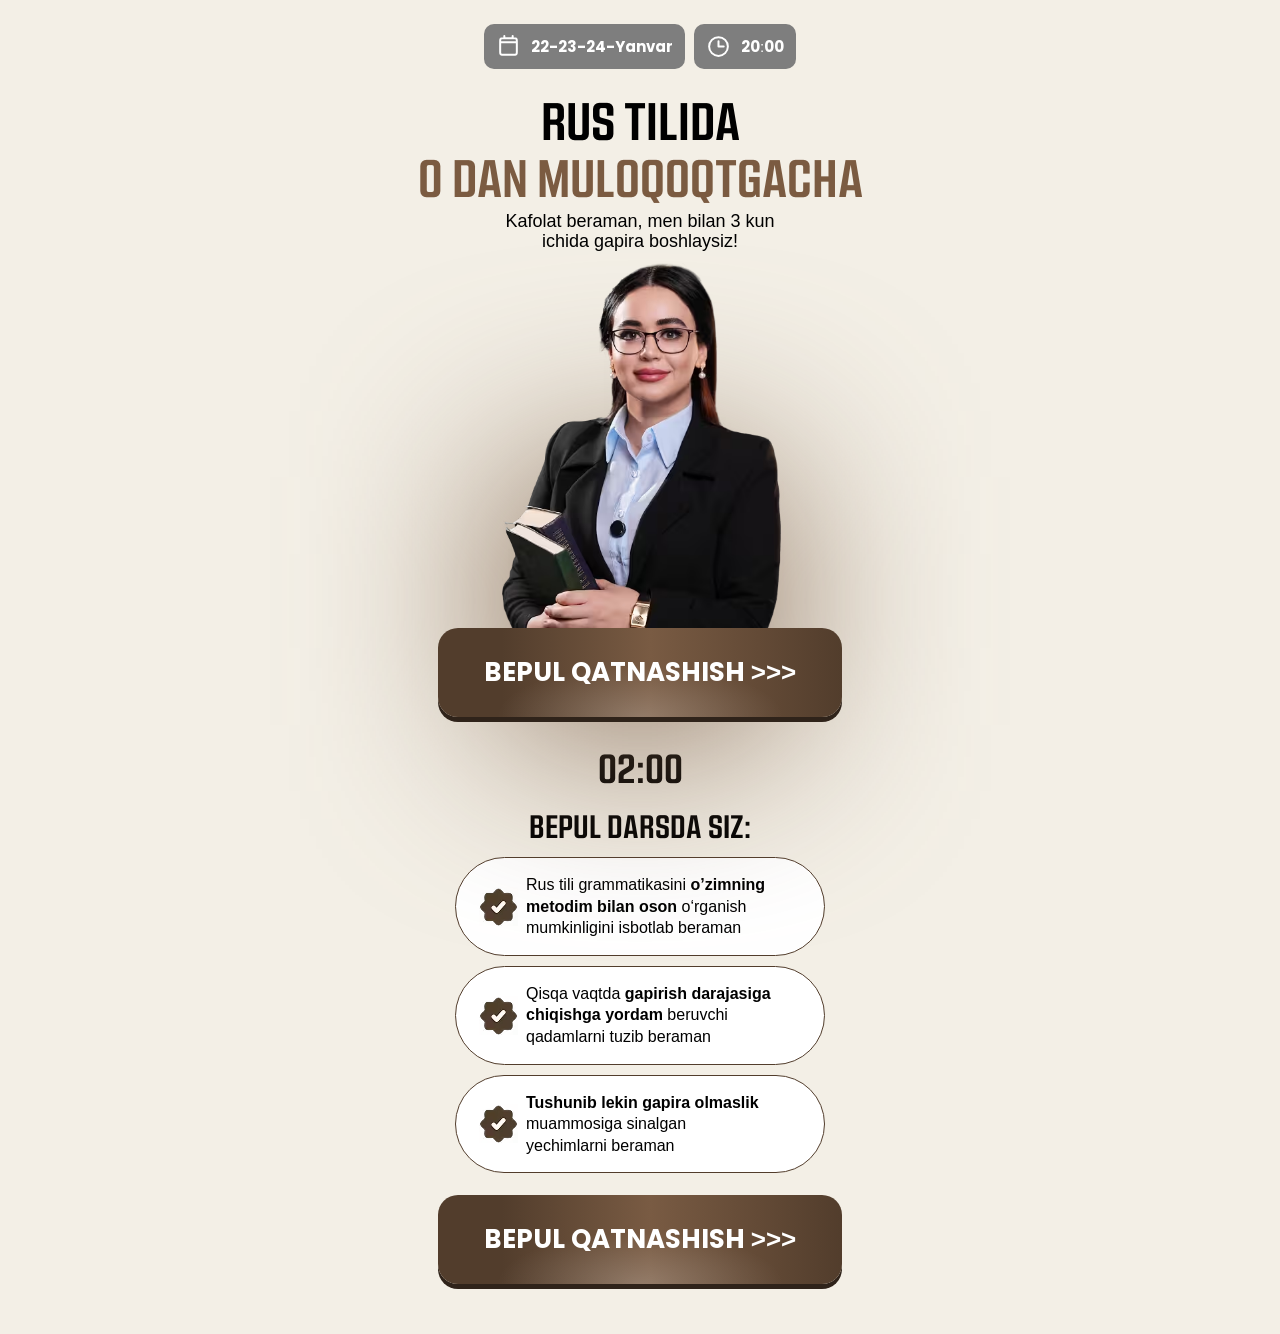
<file: index.html>
<!DOCTYPE html>
<html lang="uz">

<head>
    <meta charset="UTF-8" />
    <meta name="viewport" content="width=device-width, initial-scale=1.0">
    <title>22-23-24-Yanvar 20:00</title>
    <style>
* {margin: 0;padding: 0;box-sizing: border-box }body {font-family: sans-serif;min-height: 100vh;background: #F3EFE6;color: #000 }.container {max-width: 490px;width: 100%;margin-left: auto;margin-right: auto;padding-left: 10px;padding-right: 10px;padding-bottom: 50px }.mobile-event-container {max-width: 490px;width: 100%;padding-top: 24px;gap: 9px;display: flex;align-items: center;margin: 0 auto 22px;justify-content: center }.mobile-event-info {display: flex;align-items: center;gap: 10px;background: #7E7E7E;border-radius: 10px;padding: 10px 12px }.mobile-event-date {color: #fff;font-family: Poppins, sans-serif;line-height: 20px;font-size: 15px }.mobile-main-title {font-family: Kuunari, sans-serif;font-weight: 900;text-transform: uppercase;font-size: clamp(34px, 10.5vw, 52px);margin: 0 auto 7px;line-height: 110%;text-align: center }.mobile-main-title span {color: #7B5B41 }.mobile-main-text {font-family: Inter, sans-serif;font-weight: 500;font-size: clamp(15px, 4.5vw, 18px);line-height: 110%;text-align: center;margin-bottom: 5px }.mobile-content-img {position: relative;display: flex;flex-direction: column;margin: auto }.mobile-hero-image {width: 100%;object-fit: contain;margin: 0 auto;position: relative;z-index: 2;height: auto;max-width: clamp(250px, 75vw, 287px);margin-bottom: -28px;}.mobile-cta-button {font-family: Poppins, sans-serif;padding: 25px 20px;background: radial-gradient(35.48% 57.87% at 50% 100%, rgba(255, 255, 255, .2) 0%, rgba(255, 255, 255, 0) 100%), linear-gradient(90deg, #523D2C 15.87%, #795B43 52.4%, #523D2C 100%);box-shadow: 0px 5px 0px 0px #2F231A;font-size: 26px;font-weight: 700;color: #fff;position: relative;z-index: 10;border: none;border-radius: 20px;width: 100%;max-width: 404px;margin: auto;display: flex;align-items: center;justify-content: center;text-transform: uppercase;cursor: pointer }.gradient {background-color: #795B43;width: 261px;height: 248px;filter: blur(100px);position: absolute;left: 50%;transform: translateX(-50%);top: 53%;}.timer__box {font-family: Kuunari, sans-serif;font-weight: 700;font-size: 40px;line-height: 135%;margin-bottom: 10px;margin-left: auto;margin-right: auto;display: flex;justify-content: center;padding-top: 23px }@media (max-width:500px) {.mobile-event-container {transform: scale(.9);margin-bottom: 10px;padding-top: 15px;}.mobile-cta-button {font-size: 23px }}@media (max-width:350px) {.mobile-event-container {transform: scale(.8);margin-bottom: 5px }.mobile-cta-button {max-width: 300px;font-size: 22px }.mobile-event-date {font-size: 14px;}}
    </style>
    <link rel="stylesheet" href="./css/main.css" media="print" onload="this.media='all'" />
    <noscript>
        <link rel="stylesheet" href="./css/main.css" />
    </noscript>
</head>

<body>

    <main>
        <div class="container">
            <div class="mobile-event-container">
                <div class="mobile-event-info">
                    <svg width="25" height="25" viewBox="0 0 25 25" fill="none" xmlns="http://www.w3.org/2000/svg">
                        <g clip-path="url(#clip0_9651_600)">
                            <path
                                d="M4.16663 8.33331H20.8333M4.16663 8.33331V17.5002C4.16663 18.667 4.16663 19.25 4.3937 19.6957C4.59343 20.0877 4.91191 20.4067 5.30391 20.6065C5.74913 20.8333 6.33224 20.8333 7.49674 20.8333H17.5032C18.6677 20.8333 19.2499 20.8333 19.6952 20.6065C20.0872 20.4067 20.4067 20.0877 20.6064 19.6957C20.8333 19.2505 20.8333 18.6682 20.8333 17.5037V8.33331M4.16663 8.33331V7.50018C4.16663 6.33341 4.16663 5.74958 4.3937 5.30393C4.59343 4.91193 4.91191 4.59345 5.30391 4.39372C5.74956 4.16665 6.33339 4.16665 7.50016 4.16665H8.33329M20.8333 8.33331V7.49676C20.8333 6.33226 20.8333 5.74915 20.6064 5.30393C20.4067 4.91193 20.0872 4.59345 19.6952 4.39372C19.2495 4.16665 18.6669 4.16665 17.5002 4.16665H16.6666M16.6666 2.08331V4.16665M16.6666 4.16665H8.33329M8.33329 2.08331V4.16665"
                                stroke="white" stroke-width="2" stroke-linecap="round" stroke-linejoin="round" />
                        </g>
                        <defs>
                            <clipPath id="clip0_9651_600">
                                <rect width="25" height="25" fill="white" />
                            </clipPath>
                        </defs>
                    </svg>

                    <p class="mobile-event-date">22-23-24-Yanvar</p>
                </div>
                <div class="mobile-event-info">
                    <svg width="25" height="25" viewBox="0 0 25 25" fill="none" xmlns="http://www.w3.org/2000/svg">
                        <path
                            d="M12.5 7.29167V12.5H17.7083M12.5 21.875C7.32233 21.875 3.125 17.6777 3.125 12.5C3.125 7.32233 7.32233 3.125 12.5 3.125C17.6777 3.125 21.875 7.32233 21.875 12.5C21.875 17.6777 17.6777 21.875 12.5 21.875Z"
                            stroke="white" stroke-width="2" stroke-linecap="round" stroke-linejoin="round" />
                    </svg>

                    <p class="mobile-event-date">20:00</p>
                </div>
            </div>

            <h1 class="mobile-main-title">
                rus tilida <br>
                <span>0 dan muloqoqtgacha</span> 
            </h1>
            <p class="mobile-main-text">Kafolat beraman, men bilan 3 kun <br> ichida gapira boshlaysiz!</p>

            <div class="mobile-content-img">
                <img src="./images/speaker.avif" alt="Speaker" decoding="async" loading="lazy" class="mobile-hero-image"
                    width="287" height="399">
            </div>
            <div class="gradient"></div>
            <div class="mobile-content-box">
                <button class="mobile-cta-button registerBtn">BEPUL QATNASHISH >>> </button>
            </div>
            <div class="timer__box" id="timer">02:00</div>

            <h2 class="description__title">Bepul darsda siz:</h2>
            <ul class="description__row">
                <li class="description__col">
                    <img src="./images/verfiy.avif" width="39" height="39" loading="lazy" decoding="async" alt="verfiy">
                    <p class="description__col-text">
                        Rus tili grammatikasini <span>o’zimning <br> metodim bilan oson</span> o‘rganish <br> mumkinligini isbotlab beraman
                    </p>
                </li>
                <li class="description__col">
                    <img src="./images/verfiy.avif" width="39" height="39" loading="lazy" decoding="async" alt="verfiy">
                    <p class="description__col-text">
                        Qisqa vaqtda <span>gapirish darajasiga <br> chiqishga yordam</span> beruvchi <br> 
                        qadamlarni tuzib  beraman
                    </p>
                </li>
                <li class="description__col">
                    <img src="./images/verfiy.avif" width="39" height="39" loading="lazy" decoding="async" alt="verfiy">
                    <p class="description__col-text">
                        <span>Tushunib lekin gapira olmaslik</span> <br> muammosiga sinalgan <br> yechimlarni beraman
                    </p>
                </li>
            </ul>
            <button class="mobile-cta-button registerBtn">BEPUL QATNASHISH >>> </button>
        </div>
    </main>

    <!-- Modal -->
    <div id="registrationModal" class="homeModal" style="display: none">
        <div class="homeModalOverlay"></div>
        <div class="homeFormContainer">
            <button class="closeButton" id="closeModalBtn">
                <svg xmlns="http://www.w3.org/2000/svg" width="16" height="16" viewBox="0 0 12 12" fill="none">
                    <path d="M1 11L11 1M1 1.00001L11 11" stroke="currentColor" stroke-width="1.5"
                        stroke-linecap="round" />
                </svg>
            </button>
            <div class="homeFormTop">
                <h1 class="homeFormTopTitle">
                    Bepul qatnashish uchun ma'lumotlaringizni kiriting!
                </h1>
            </div>
            <form id="registrationForm" name="contact-form">
                <!-- ISM -->
                <div class="HomeFormRow">
                    <label class="HomeFormRowLabel" for="name">Ismingiz:</label>
                    <input class="HomeFormRowInput" type="text" id="name" name="name" placeholder="Ismingizni kiriting"
                        autocomplete="name" />
                    <p class="homeFormErrorText" id="nameError" style="display: none">
                        ❌ Ismingizni kiriting!
                    </p>
                </div>

                <!-- TELEFON -->
                <div class="HomeFormRow">
                    <label class="HomeFormRowLabel" for="phone">Telefon raqamingiz:</label>

                    <div class="phone-input-container">
                        <!-- LEFT: country -->
                        <button type="button" class="selected-country" id="selectedCountry">
                            <span class="selected-flag" id="selectedCountryFlag">🇺🇿</span>

                            <svg id="dropdownIcon" xmlns="http://www.w3.org/2000/svg" width="16" height="16"
                                viewBox="0 0 24 24" fill="none" stroke="currentColor" stroke-width="2"
                                stroke-linecap="round" stroke-linejoin="round">
                                <polyline points="6 9 12 15 18 9"></polyline>
                            </svg>
                            <span class="selected-code" id="selectedCountryCodeText">+998</span>
                        </button>

                        <!-- dropdown -->
                        <div class="country-dropdown" id="countryDropdown" style="display:none"></div>

                        <!-- RIGHT: phone input (number span inside) -->
                        <div class="phone-field">
                            <input class="HomeFormRowInput phone-input" type="tel" id="phone" name="phone"
                                inputmode="numeric" placeholder="88 888 88 88" autocomplete="tel"
                                style="border: none; background-color: transparent;padding-left: 5px;" />
                        </div>
                    </div>

                    <p class="homeFormErrorText" id="phoneError" style="display:none">
                        ❌ Telefon raqam mos emas!
                    </p>
                </div>

                <button type="submit" class="HomeFormBtn" id="submitBtn">
                    DAVOM ETISH
                </button>
            </form>

        </div>
    </div>

    <script defer src="./js/phoneFormatter.js"></script>
    <script defer src="./js/app.js"></script>
</body>

</html>
</file>
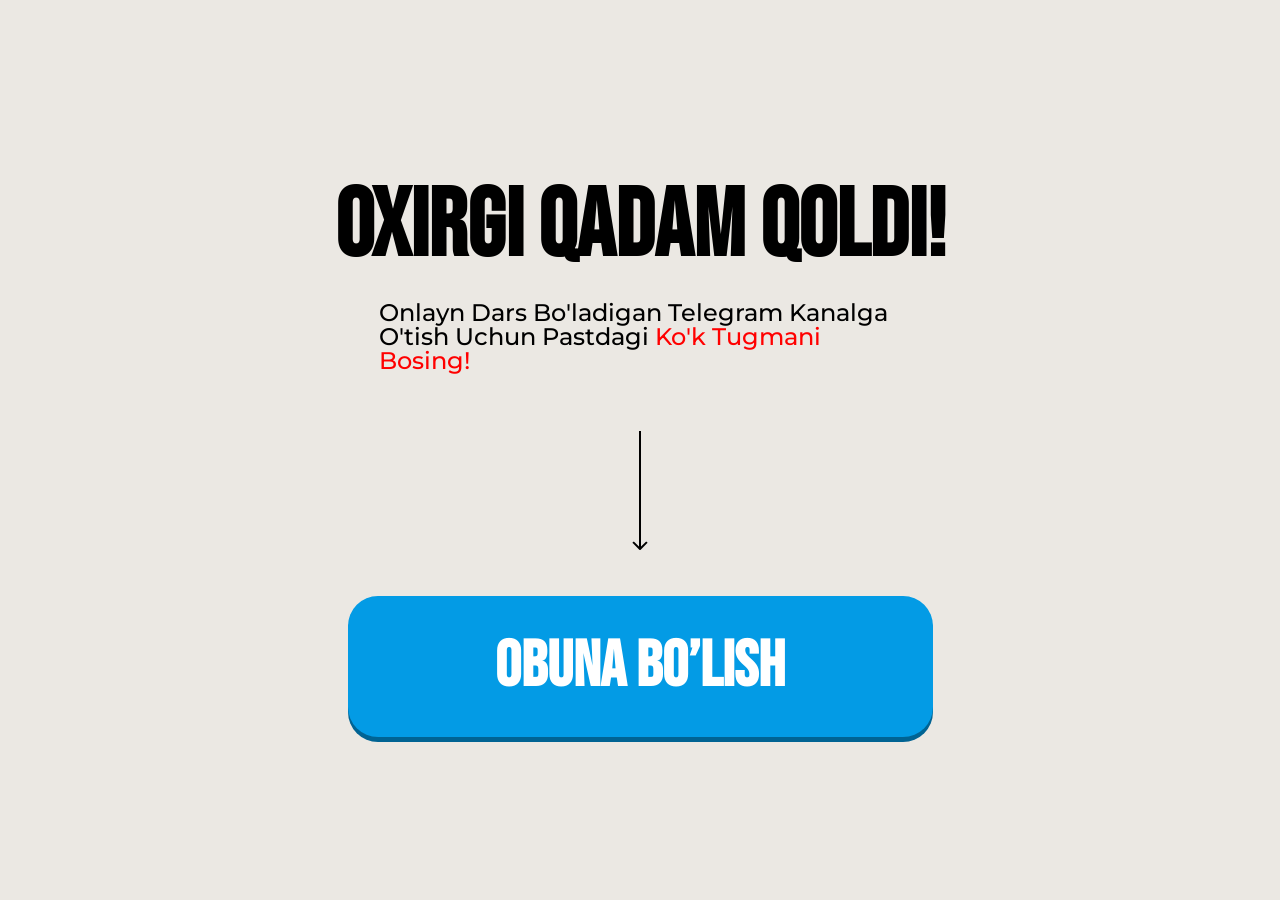
<file: thankYou.html>
<!DOCTYPE html>
<html lang="uz">
<head>
  <meta charset="UTF-16" />
  <meta name="viewport" content="width=device-width, initial-scale=1.0" />
  <title>Obuna Bo'lish</title>
  <style>* {margin: 0;padding: 0;box-sizing: border-box;}.header {padding-top: 0px;padding-bottom: 0px;background-color: #ebe8e3;min-height: 100vh;padding-top: 180px;}.header-container {margin-left: auto;margin-right: auto;max-width: 671px;width: 100%;display: flex;background-repeat: no-repeat;padding-left: 20px;padding-right: 20px;}.hero-left {max-width: 903px;width: 100%;display: flex;flex-direction: column;align-items: center;}.hero-title {font-family: "Bebas Neue", sans-serif;font-weight: 700;font-size: 96px;line-height: 100%;letter-spacing: 0%;text-align: center;margin-bottom: 25px;text-transform: uppercase;max-width: 622px;}.hero-text {font-family: "Montserrat", sans-serif;font-weight: 500;font-size: 24px;line-height: 100%;letter-spacing: 0%;margin-bottom: 58px;max-width: 522px;}.hero-text>span {color: #ff0000;}.hero-btn-box {max-width: 585px;width: 100%;}.hero-img {text-align: center;align-items: center;justify-content: center;margin-bottom: 46px;display: flex;margin-left: auto;margin-right: auto;}.hero-btn {display: flex;align-items: center;justify-content: center;font-family: "Bebas Neue", sans-serif;font-weight: 700;font-size: 64px;line-height: 100%;text-align: center;padding: 39px 0px 38px 0px;background-color: #039BE5; box-shadow: 0px 5px 0px 0px #006393;color: white;border-radius: 30px;max-width: 585px;width: 100%;border: none;text-transform: uppercase;margin-bottom: 42px;text-decoration: none;max-height: 142px;}.hero-box {padding: 0 35px 0 20px;border-radius: 10px;border: 1px solid #bcbcbc;background-color: #fff;max-width: 585px;width: 100%;display: flex;align-items: center;gap: 12px;}.hero-box-text {font-family: "Montserrat", sans-serif;font-weight: 600;font-size: 16px;line-height: 100%;letter-spacing: 0%;}.img {display: none;}.hero-box-img {width: 70px;min-height: 70px;}@media (max-width: 500px) {.header {padding-top: 30%;padding-bottom: 0px;background-image: none;}.hero-left {display: block;}.header-container {margin-left: auto;margin-right: auto;text-align: center;padding-left: 10px;padding-right: 10px;}.hero-title {font-weight: 700;font-size: 40px;line-height: 100%;letter-spacing: 0%;text-align: center;margin-bottom: 5px;}.hero-text {font-weight: 500;font-size: 14px;line-height: 100%;letter-spacing: 0%;margin-bottom: 28px;max-width: 355px;width: 100%;margin-left: auto;margin-right: auto;}.hero-img {margin-bottom: 24px;height: 69px;}.hero-btn {font-weight: 700;font-size: 32px;line-height: 100%;letter-spacing: 0%;text-align: center;padding: 23px 0px 20px 0px;border-radius: 30px;max-width: 345px;width: 100%;margin-left: auto;margin-right: auto;margin-bottom: 25px;}.hero-box {padding: 5px 10px 10px 9px;border-radius: 10px;text-align: left;max-width: 372px;margin-left: auto;margin-right: auto;}.hero-box-img {max-width: 41px;width: 41px;min-width: 41px;height: auto;object-fit: contain;min-height: 40px;}.hero-box-text {font-weight: 600;font-size: 11px;line-height: 130%;letter-spacing: 0%;padding-top: 3px;padding-bottom: 2px;}.img {display: flex;max-width: 632px;width: 100%;margin-left: auto;margin-right: auto;width: 100%;object-fit: cover;height: auto;}}.footer {padding-top: 25px;padding-bottom: 25px;background-color: black;}.footer__container {display: flex;align-items: center;justify-content: center;}.footer__link {color: white;font-size: 16px;font-weight: 400;font-family: sans-serif;text-decoration: none;b {font-weight: 700;text-decoration: underline;}}</style>
  <link rel="preload" href="https://fonts.googleapis.com/css2?family=Bebas+Neue" as="style" />
  <link rel="preload" href="https://fonts.googleapis.com/css2?family=Montserrat:wght@500;600;700" as="style" />
  <link href="https://fonts.googleapis.com/css2?family=Bebas+Neue&family=Montserrat:wght@500;600;700&display=swap"
    rel="stylesheet" />
</head>

<body>
  <section class="header">
    <div class="header-container">
      <div class="hero-left">
        <h2 class="hero-title">oxirgi qadam qoldi!</h2>
        <p class="hero-text">
         Onlayn Dars Bo'ladigan Telegram Kanalga O'tish Uchun Pastdagi <span>Ko'k Tugmani Bosing!</span>
        </p>
        <div class="hero-btn-box">
          <img class="hero-img" src="./images/strelka.svg" alt="Arrow icon" />
          <a href="https://t.me/AsosIt" class="hero-btn thankYouBtn">obuna bo’lish</a>
        </div>
      </div>
    </div>
  </section>
  <script defer src="./js/thankYou.js"></script>
</body>

</html>
</file>
<file: css/main.css>
@font-face {font-family: 'Kuunari';src: url('../fonts/kuunari-bold-subset.v2.woff2') format('woff2');font-display: swap;}@font-face {font-family: 'Poppins';src: url('../fonts/Poppins-Bold.woff2') format('woff2');font-display: swap;}@font-face {font-family: 'Bebas';src: url('../fonts/kuunari-bold-subset.v2.woff2') format('woff2');font-display: swap;}body {font: 400 16px/150% sans-serif }.description__title {font-family: Kuunari;font-weight: 800;font-size: 32px;color: #000;line-height: 135%;text-transform: uppercase;margin-bottom: 10px;text-align: center }.description__row {display: grid;grid-template-columns: 1fr;gap: 10px;max-width: 370px;margin: 0 auto 22px }.description__col {border: .5px solid #523D2C;border-radius: 50px;padding: 16px 23px;display: flex;gap: 8px;align-items: center;background: #fff }.description__col-text {font-family: Montserrat, sans-serif;font-size: clamp(14px, 4vw, 16px);line-height: 135%;text-align: start }.description__col-text>span {font-weight: 600 }@media (max-width:350px) {.description__col {padding: 14px 16px }.description__title {font-size: 30px }}.homeModal, .homeModalOverlay {position: fixed;top: 0;height: 100vh;width: 100%;left: 0;}.homeModal {z-index: 30;justify-content: center;align-items: center;display: flex;}.homeModalOverlay {background-color: rgba(0, 0, 0, 0.3);backdrop-filter: blur(5px);}.homeFormContainer {position: relative;z-index: 30;background-color: #fff;color: #000;border-radius: 8px;padding: 20px 40px 40px;width: 100%;max-width: 520px;box-shadow: 0 4px 12px rgba(0, 0, 0, 0.1);margin: 0 20px;position: fixed;top: 50%;left: 50%;transform: translate(-50%, -50%);}.homeFormTop {display: flex;justify-content: space-between;}.homeFormTopTitle {font-family: Inter, sans-serif;font-size: clamp(21px, 6.6vw, 24px);margin: 0 0 20px;color: #000;font-weight: 600;text-align: center;margin-left: auto;margin-right: auto;}.closeButton {background: 0 0;border: none;cursor: pointer;padding: 4px;justify-content: center;align-items: center;display: flex;position: absolute;top: 20px;right: 20px;color: #000;}.homeFormErrorText {color: #e53e3e;margin-bottom: 12px;font-size: 14px;font-family: system-ui, -apple-system, BlinkMacSystemFont, "Segoe UI", sans-serif;padding-top: 5px;padding-bottom: 5px;}.HomeFormRowInput, .HomeFormRowLabel {font-family: system-ui, -apple-system, BlinkMacSystemFont, "Segoe UI", sans-serif;font-size: 18px;}.HomeFormRow {margin-bottom: 20px;}.HomeFormRowLabel {display: block;margin-bottom: 6px;color: #000;}.HomeFormRowInput {width: 100%;padding: 10px 16px;border: 1px solid #c9c9c9;min-height: 48px;background-color: #f3f7f8;border-radius: 6px;font-weight: 400;outline: 0;height: 50px;transition: border-color 0.2s;}.HomeFormRowInput:focus {border-color: #523D2C;}.HomeFormRowInput::placeholder {color: #aaa;}.HomeFormBtn {font-family: sans-serif;height: 60px;width: 100%;cursor: pointer;border-radius: 10px;background: radial-gradient(35.48% 57.87% at 50% 100%, rgba(255, 255, 255, 0.2) 0%, rgba(255, 255, 255, 0) 100%), linear-gradient(90deg, #523D2C 15.87%, #795B43 52.4%, #523D2C 100%);transition: 0.3s;font-weight: 700;font-size: 28px;color: white;text-transform: uppercase;border: none;position: relative;display: flex;align-items: center;justify-content: center;}.phone-input-container {display: flex;align-items: center;position: relative;border: 1px solid #c9c9c9;background-color: transparent;border-radius: 6px;}.phone-input-container:focus {border-color: #e71f1f;}.selected-code {display: flex;margin-left: 10px;}.country-selector {position: relative;margin-right: 10px;}.selected-country {display: flex;align-items: center;padding: 10px;padding-right: 0;border-radius: 6px;cursor: pointer;min-height: 50px;font-family: sans-serif !important;font-size: 18px;font-weight: 400 !important;min-width: max-content;border: none;background-color: transparent;}.country-dropdown {position: absolute;top: 110%;left: 0;width: 100%;background-color: #fff;border: 1px solid #c9c9c9;border-radius: 6px;box-shadow: 0 4px 12px rgba(0, 0, 0, 0.1);z-index: 40;max-height: 200px;overflow-y: auto;font-family: sans-serif !important;font-weight: 400 !important;}.country-option {display: flex;justify-content: space-between;align-items: center;padding: 10px;cursor: pointer;font-family: sans-serif;font-weight: 400 !important;}.country-option:hover {background-color: #f3f7f8;}.country-option.selected {background-color: #e6f0fa;}@media screen and (max-width: 768px) {.homeFormContainer {max-width: 100%;padding: 80px 20px 20px;margin: 0;border-radius: 6px;height: 100vh;}.homeFormTopTitle {text-align: center;max-width: 408px;margin-left: auto;margin-right: auto;font-weight: 700;margin-bottom: 15px;}.homeFormTop {flex-direction: column;align-items: flex-start;}.closeButton {width: 100%;height: 50px;background-color: #000;color: #fff;padding-right: 20px;top: 0;left: 0;justify-content: end;}.homeFormErrorText {font-size: 12px;margin-bottom: 8px;}.HomeFormRowLabel {margin-bottom: 6px;}.HomeFormRowInput {padding: 0 12px;min-height: 40px;background-color: transparent;}.HomeFormRowInput::placeholder {color: #a3a3a3;}.HomeFormBtn {font-size: 18px;font-weight: 700;margin-top: 24px;}}@media screen and (max-width: 480px) {.homeFormContainer {max-width: 100%;padding: 80px 20px 20px;margin: 0;border-radius: 6px;height: 100vh;}.homeFormTopTitle {text-align: center;margin: 0 auto 15px;}.homeFormErrorText {font-size: 12px;margin-bottom: 8px;}.HomeFormRowLabel {margin-bottom: 6px;}.HomeFormRowInput {padding: 0 12px;min-height: 40px;background-color: transparent;border-radius: 10px;}.HomeFormRowInput::placeholder {color: #a3a3a3;}.HomeFormBtn {font-size: 16px;padding: 10px 0;margin-top: 24px;height: 50px;}}
</file>
